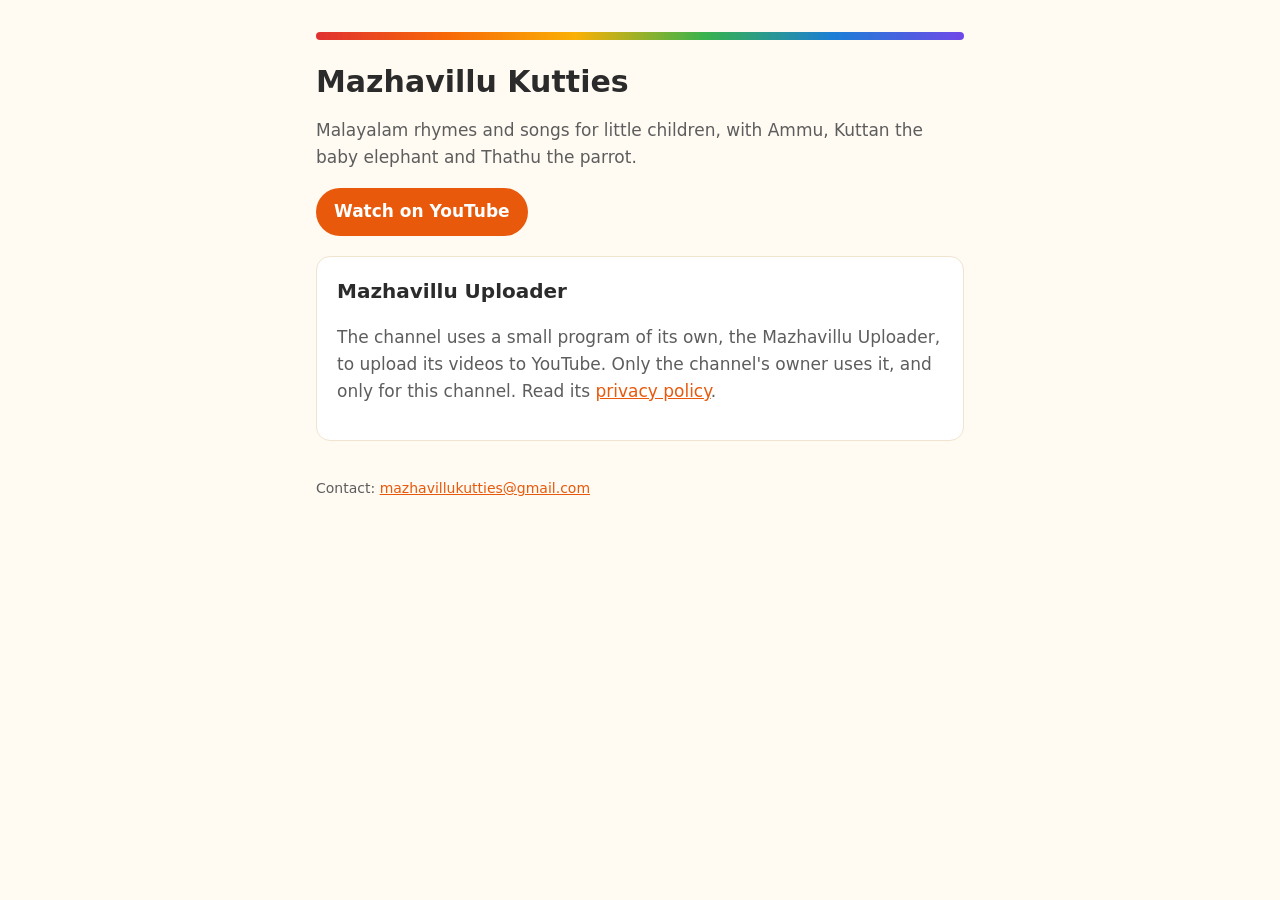
<file: index.html>
<!doctype html>
<html lang="en">
<head>
<meta charset="utf-8">
<meta name="viewport" content="width=device-width, initial-scale=1">
<title>Mazhavillu Kutties</title>
<meta name="description" content="Mazhavillu Kutties: Malayalam rhymes and songs for little children.">
<link rel="stylesheet" href="style.css">
</head>
<body>
<main>
  <div class="rainbow"></div>
  <h1>Mazhavillu Kutties</h1>
  <p>Malayalam rhymes and songs for little children, with Ammu, Kuttan the baby elephant and Thathu the parrot.</p>
  <p><a class="button" href="https://www.youtube.com/@MazhavilluKutties">Watch on YouTube</a></p>
  <div class="card">
    <h2>Mazhavillu Uploader</h2>
    <p>The channel uses a small program of its own, the Mazhavillu Uploader, to upload its videos to YouTube.
    Only the channel's owner uses it, and only for this channel. Read its <a href="privacy.html">privacy policy</a>.</p>
  </div>
  <footer>Contact: <a href="mailto:mazhavillukutties@gmail.com">mazhavillukutties@gmail.com</a></footer>
</main>
</body>
</html>
</file>
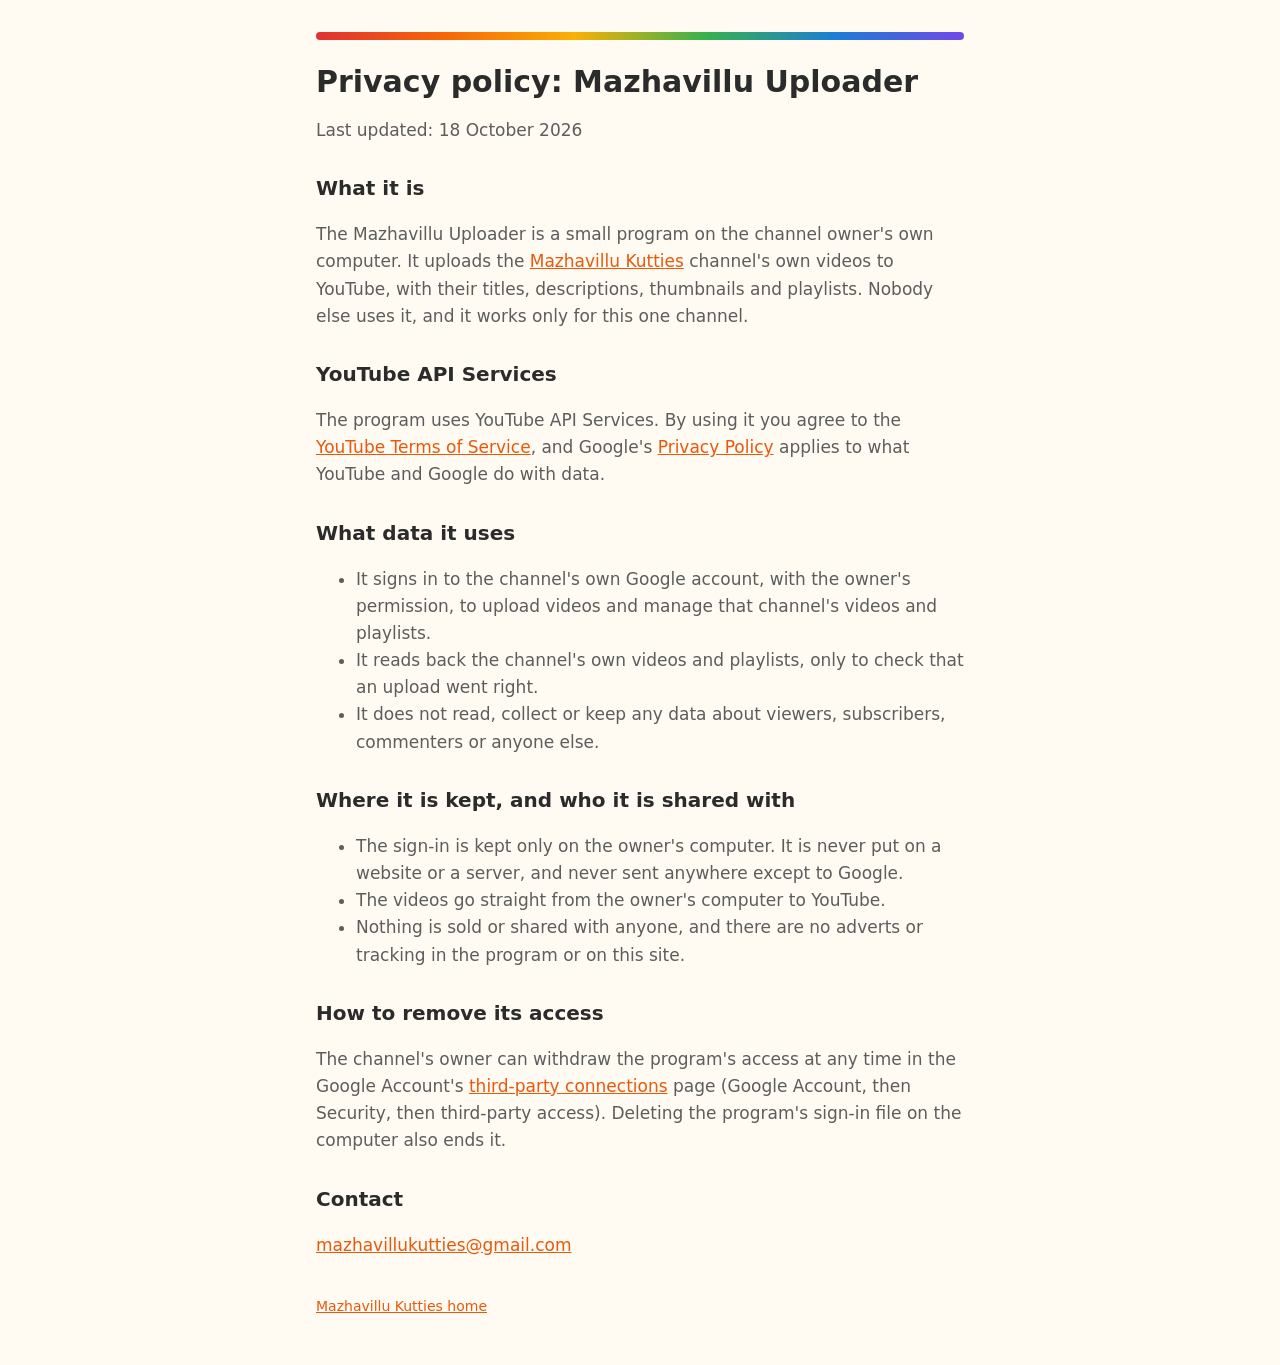
<file: privacy.html>
<!doctype html>
<html lang="en">
<head>
<meta charset="utf-8">
<meta name="viewport" content="width=device-width, initial-scale=1">
<title>Uploader Privacy Policy</title>
<meta name="description" content="Privacy policy of the Mazhavillu Uploader, the program that uploads the Mazhavillu Kutties channel's videos.">
<link rel="stylesheet" href="style.css">
</head>
<body>
<main>
  <div class="rainbow"></div>
  <h1>Privacy policy: Mazhavillu Uploader</h1>
  <p>Last updated: 18 October 2026</p>

  <h2>What it is</h2>
  <p>The Mazhavillu Uploader is a small program on the channel owner's own computer. It uploads the
  <a href="https://www.youtube.com/@MazhavilluKutties">Mazhavillu Kutties</a> channel's own videos to YouTube, with their
  titles, descriptions, thumbnails and playlists. Nobody else uses it, and it works only for this one channel.</p>

  <h2>YouTube API Services</h2>
  <p>The program uses YouTube API Services. By using it you agree to the
  <a href="https://www.youtube.com/t/terms">YouTube Terms of Service</a>, and Google's
  <a href="https://policies.google.com/privacy">Privacy Policy</a> applies to what YouTube and Google do with data.</p>

  <h2>What data it uses</h2>
  <ul>
    <li>It signs in to the channel's own Google account, with the owner's permission, to upload videos and manage that
    channel's videos and playlists.</li>
    <li>It reads back the channel's own videos and playlists, only to check that an upload went right.</li>
    <li>It does not read, collect or keep any data about viewers, subscribers, commenters or anyone else.</li>
  </ul>

  <h2>Where it is kept, and who it is shared with</h2>
  <ul>
    <li>The sign-in is kept only on the owner's computer. It is never put on a website or a server, and never sent
    anywhere except to Google.</li>
    <li>The videos go straight from the owner's computer to YouTube.</li>
    <li>Nothing is sold or shared with anyone, and there are no adverts or tracking in the program or on this site.</li>
  </ul>

  <h2>How to remove its access</h2>
  <p>The channel's owner can withdraw the program's access at any time in the Google Account's
  <a href="https://myaccount.google.com/connections">third-party connections</a> page
  (Google Account, then Security, then third-party access). Deleting the program's sign-in file on the computer also
  ends it.</p>

  <h2>Contact</h2>
  <p><a href="mailto:mazhavillukutties@gmail.com">mazhavillukutties@gmail.com</a></p>

  <footer><a href="index.html">Mazhavillu Kutties home</a></footer>
</main>
</body>
</html>
</file>
<file: style.css>
:root { --bg: #fffaf2; --ink: #2b2b2b; --muted: #5d5d5d; --accent: #e8590c; --card: #ffffff; --line: #f0e3cf; }
@media (prefers-color-scheme: dark) { :root { --bg: #1d1b18; --ink: #f2efe9; --muted: #c4bdb2; --accent: #ff8a3d; --card: #26231f; --line: #3a352e; } }
* { box-sizing: border-box; }
body { margin: 0; background: var(--bg); color: var(--ink); font: 17px/1.6 system-ui, -apple-system, "Segoe UI", Roboto, sans-serif; }
main { max-width: 680px; margin: 0 auto; padding: 32px 16px 48px; }
.rainbow { height: 8px; border-radius: 4px; background: linear-gradient(90deg, #e03131, #f76707, #fab005, #37b24d, #1c7ed6, #7048e8); margin-bottom: 24px; }
h1 { font-size: 30px; line-height: 1.2; margin: 0 0 8px; }
h2 { font-size: 20px; margin: 28px 0 6px; }
p, li { color: var(--muted); }
a { color: var(--accent); }
.card { background: var(--card); border: 1px solid var(--line); border-radius: 14px; padding: 18px 20px; margin: 20px 0; }
.button { display: inline-block; background: var(--accent); color: #fff; text-decoration: none; padding: 10px 18px; border-radius: 999px; font-weight: 600; }
footer { margin-top: 36px; font-size: 14px; color: var(--muted); }
.card h2 { margin-top: 0; }
</file>
